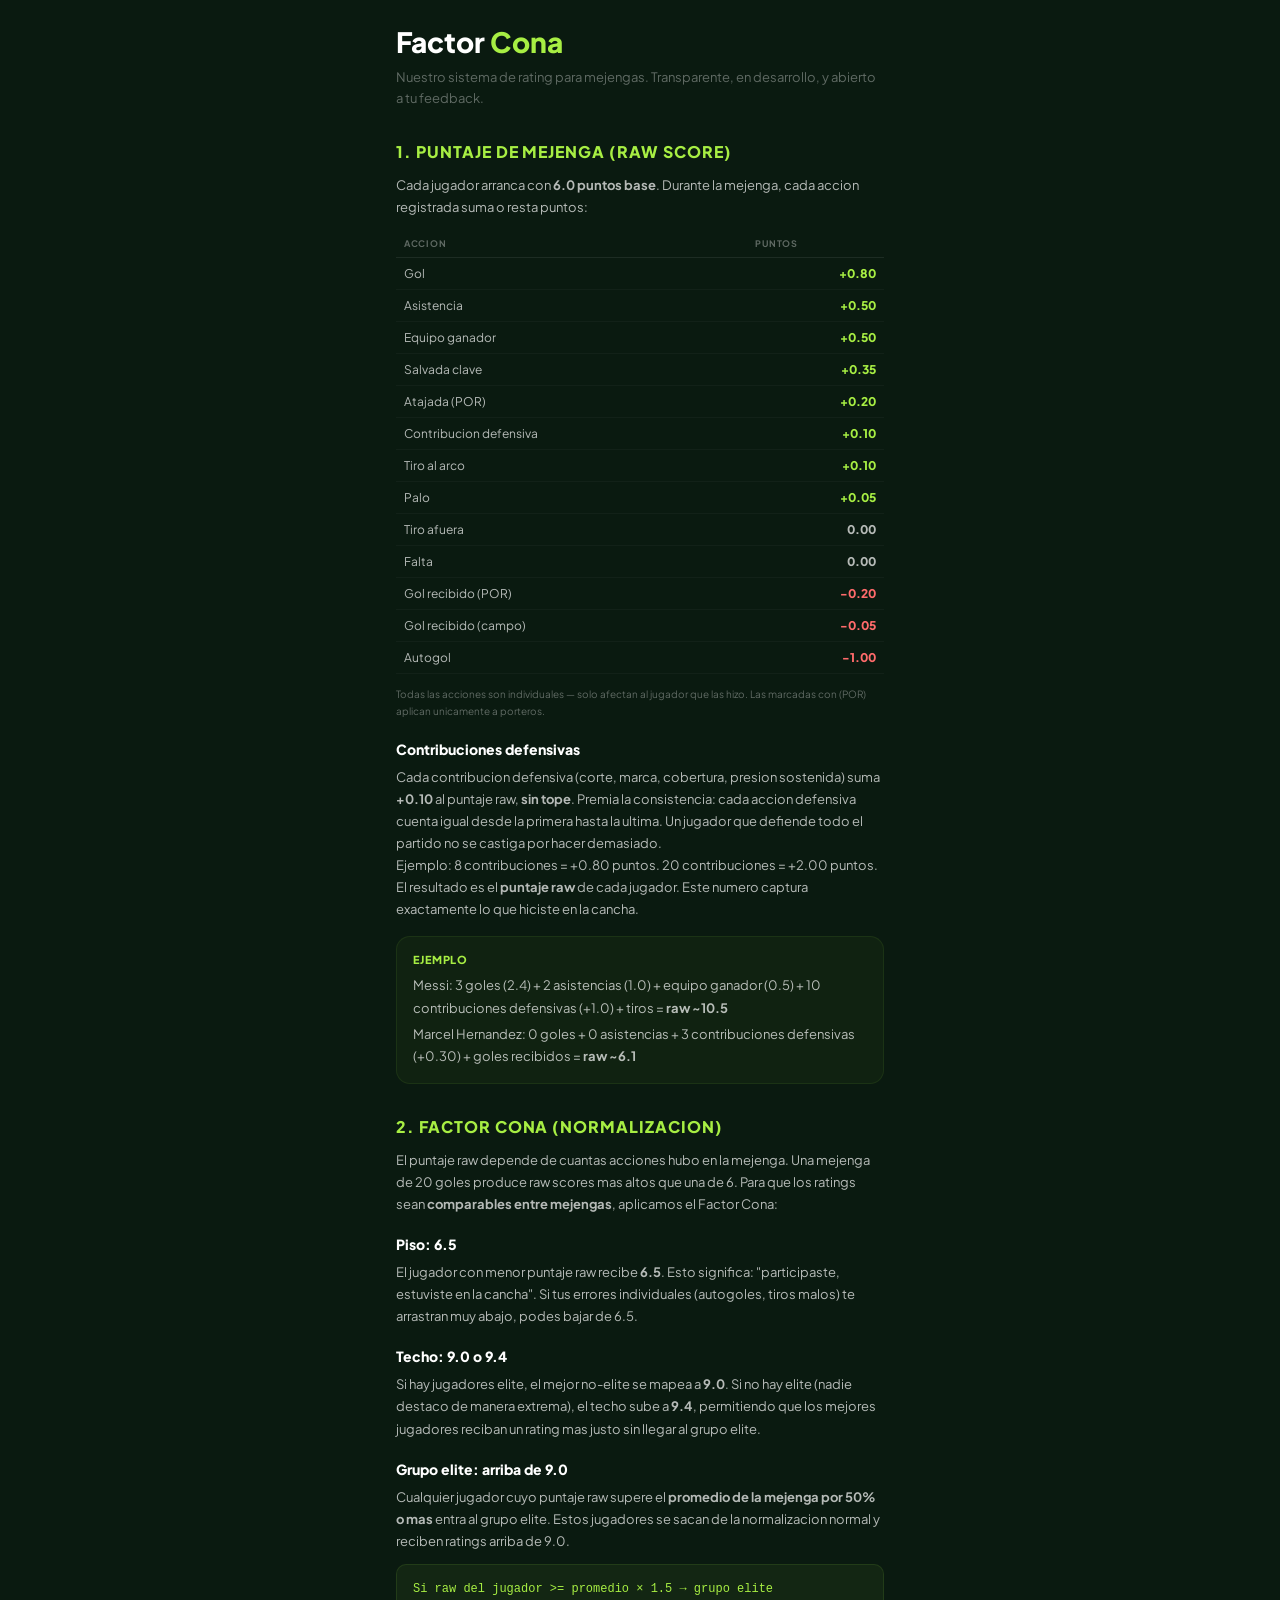
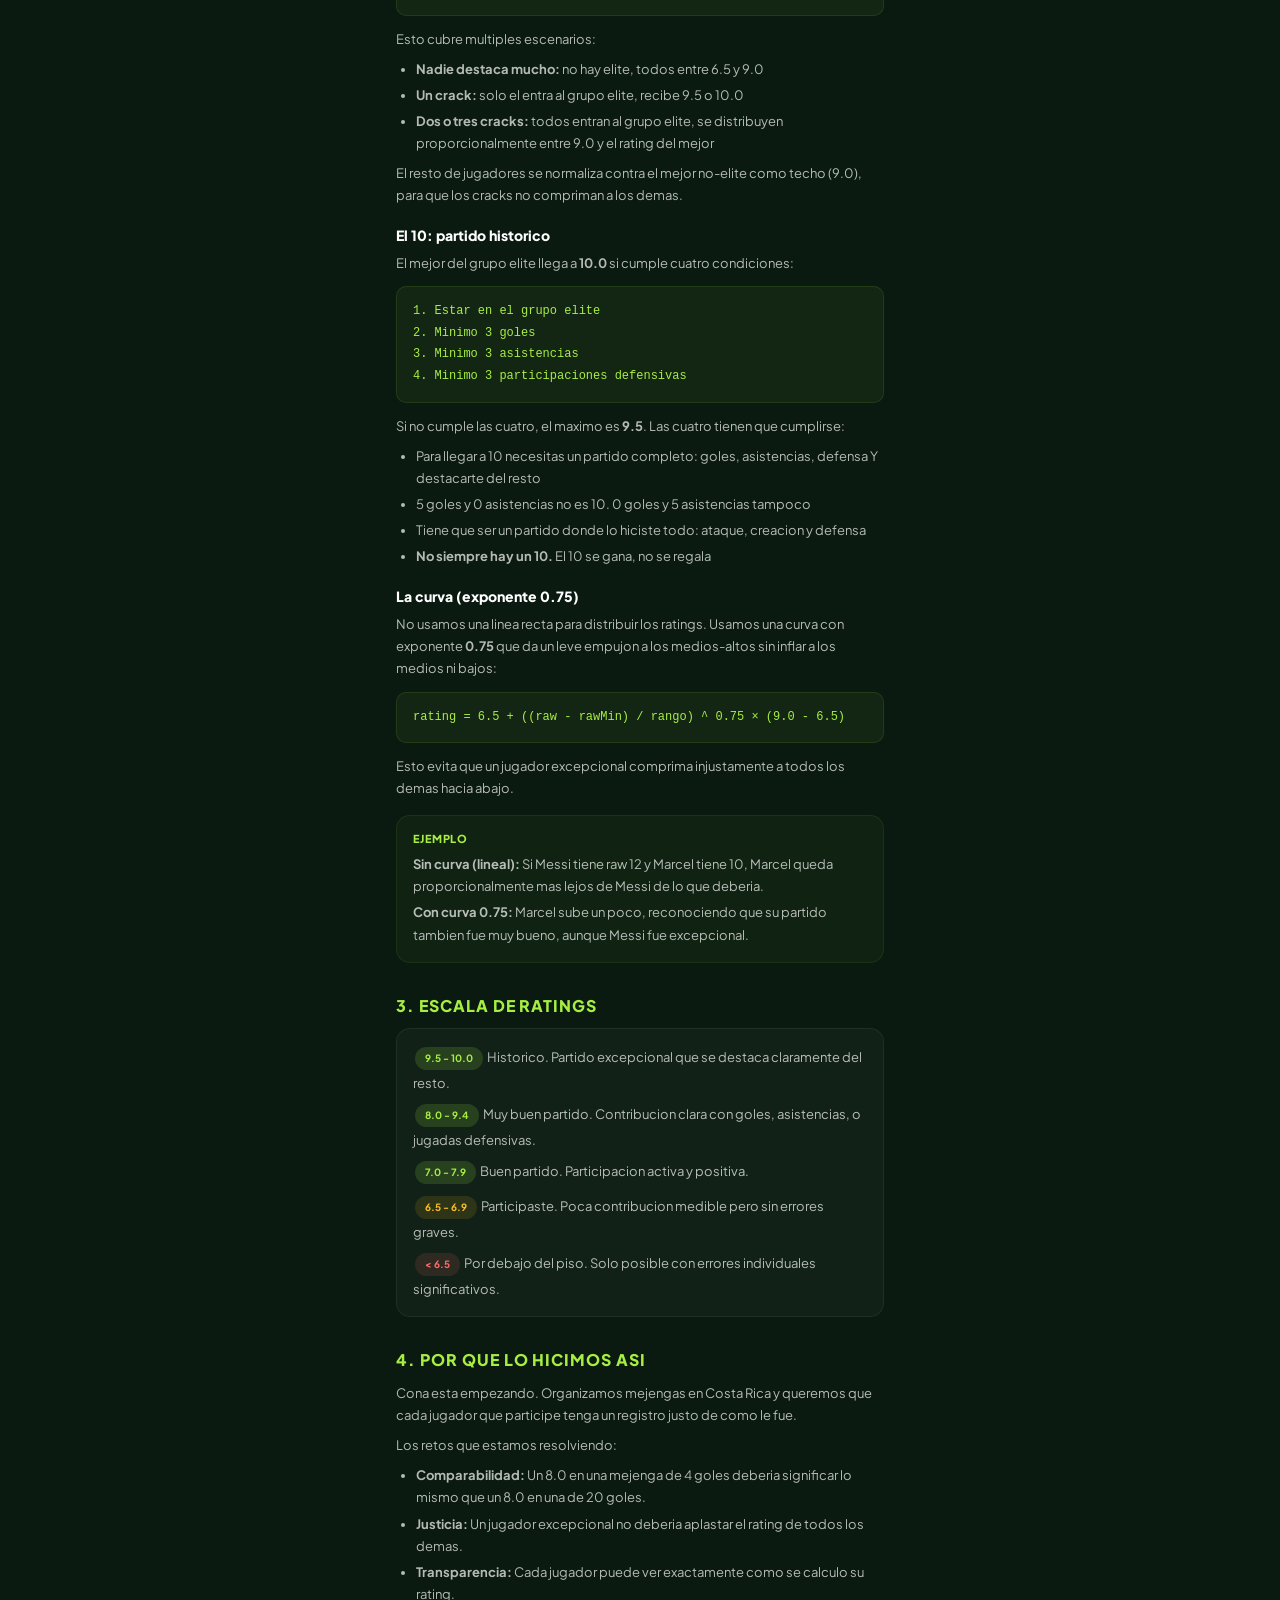
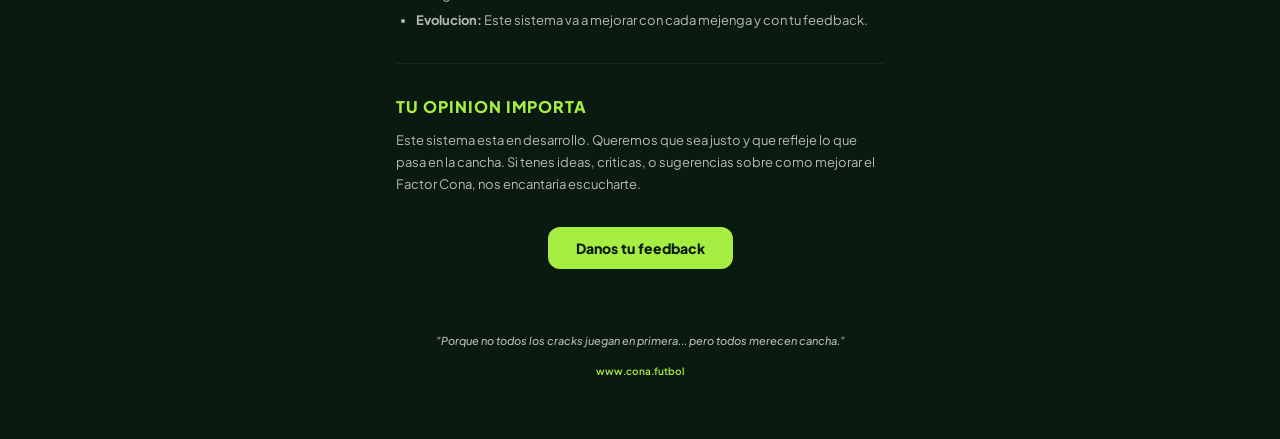
<file: factor-cona.html>
<!DOCTYPE html>
<html lang="es">
<head>
<meta charset="UTF-8">
<meta name="viewport" content="width=device-width,initial-scale=1,maximum-scale=1,user-scalable=no">
<title>Factor Cona — Sistema de Rating</title>
<link href="https://fonts.googleapis.com/css2?family=Plus+Jakarta+Sans:wght@400;500;600;700;800&display=swap" rel="stylesheet">
<style>
*{margin:0;padding:0;box-sizing:border-box}
:root{--bg:#0a1a10;--g:#A7EE43;--g2:rgba(167,238,67,.15);--w:#fff;--w7:rgba(255,255,255,.7);--w4:rgba(255,255,255,.35);--w2:rgba(255,255,255,.15)}
html{background:var(--bg)}
body{font-family:'Plus Jakarta Sans',sans-serif;background:var(--bg);color:var(--w);min-height:100vh;display:flex;justify-content:center}
.wrap{width:100%;max-width:520px;padding:0 16px 60px}
.back-bar{display:flex;align-items:center;padding:max(12px,env(safe-area-inset-top,12px)) 0 8px;position:sticky;top:0;z-index:50;background:rgba(10,26,16,.9);backdrop-filter:blur(8px)}
.back-btn{background:rgba(255,255,255,.06);border:1px solid rgba(255,255,255,.08);border-radius:10px;padding:8px 14px;font-family:inherit;font-size:11px;font-weight:700;color:var(--w7);cursor:pointer;display:flex;align-items:center;gap:6px}
h1{font-size:28px;font-weight:800;margin:24px 0 8px}
h1 span{color:var(--g)}
.sub{font-size:13px;color:var(--w4);line-height:1.6;margin-bottom:32px}
h2{font-size:16px;font-weight:800;color:var(--g);margin:32px 0 12px;text-transform:uppercase;letter-spacing:.06em}
h3{font-size:14px;font-weight:800;margin:20px 0 8px}
p,li{font-size:13px;color:var(--w7);line-height:1.7}
ul{padding-left:20px;margin:8px 0}
li{margin-bottom:4px}
.card{background:rgba(255,255,255,.03);border:1px solid rgba(255,255,255,.06);border-radius:14px;padding:16px;margin:12px 0}
.formula{font-family:monospace;font-size:12px;color:var(--g);background:rgba(167,238,67,.06);border:1px solid rgba(167,238,67,.1);border-radius:10px;padding:14px 16px;margin:12px 0;line-height:1.8;overflow-x:auto}
.table-wrap{overflow-x:auto;margin:12px 0}
table{width:100%;border-collapse:collapse;font-size:12px}
th{font-size:9px;font-weight:700;text-transform:uppercase;letter-spacing:.08em;color:var(--w4);padding:8px;text-align:left;border-bottom:1px solid rgba(255,255,255,.08)}
td{padding:8px;border-bottom:1px solid rgba(255,255,255,.03);color:var(--w7)}
td:last-child{font-weight:800;text-align:right}
.pos{color:var(--g)}
.neg{color:#ff6b6b}
.tag{display:inline-block;font-size:10px;font-weight:700;padding:3px 10px;border-radius:20px;margin:2px}
.tag.g{background:var(--g2);color:var(--g)}
.tag.y{background:rgba(251,191,36,.12);color:#fbbf24}
.tag.r{background:rgba(255,107,107,.12);color:#ff6b6b}
.example{background:rgba(167,238,67,.04);border:1px solid rgba(167,238,67,.08);border-radius:14px;padding:16px;margin:16px 0}
.example-title{font-size:11px;font-weight:800;color:var(--g);text-transform:uppercase;letter-spacing:.08em;margin-bottom:8px}
.divider{height:1px;background:rgba(255,255,255,.06);margin:32px 0}
.feedback-section{text-align:center;margin:32px 0}
.feedback-btn{background:var(--g);border:none;border-radius:12px;padding:12px 28px;font-family:inherit;font-size:14px;font-weight:800;color:#0a1a10;cursor:pointer}
.feedback-btn:active{opacity:.8}
.ftr{text-align:center;padding:32px 0 0;color:var(--w4)}
.ftr .tagline{font-size:11px;font-style:italic;font-weight:500;line-height:1.5;margin-bottom:8px;color:var(--w7)}
.ftr a{color:var(--g);text-decoration:none;font-size:10px;font-weight:600}
</style>
</head>
<body>
<div class="wrap">

<h1 style="margin-top:max(24px,env(safe-area-inset-top,24px))">Factor <span>Cona</span></h1>
<p class="sub">Nuestro sistema de rating para mejengas. Transparente, en desarrollo, y abierto a tu feedback.</p>

<h2>1. Puntaje de Mejenga (Raw Score)</h2>
<p>Cada jugador arranca con <strong>6.0 puntos base</strong>. Durante la mejenga, cada accion registrada suma o resta puntos:</p>

<div class="table-wrap">
<table>
  <thead><tr><th>Accion</th><th>Puntos</th></tr></thead>
  <tbody>
    <tr><td>Gol</td><td class="pos">+0.80</td></tr>
    <tr><td>Asistencia</td><td class="pos">+0.50</td></tr>
    <tr><td>Equipo ganador</td><td class="pos">+0.50</td></tr>
    <tr><td>Salvada clave</td><td class="pos">+0.35</td></tr>
    <tr><td>Atajada (POR)</td><td class="pos">+0.20</td></tr>
    <tr><td>Contribucion defensiva</td><td class="pos">+0.10</td></tr>
    <tr><td>Tiro al arco</td><td class="pos">+0.10</td></tr>
    <tr><td>Palo</td><td class="pos">+0.05</td></tr>
    <tr><td>Tiro afuera</td><td>0.00</td></tr>
    <tr><td>Falta</td><td>0.00</td></tr>
    <tr><td>Gol recibido (POR)</td><td class="neg">-0.20</td></tr>
    <tr><td>Gol recibido (campo)</td><td class="neg">-0.05</td></tr>
    <tr><td>Autogol</td><td class="neg">-1.00</td></tr>
  </tbody>
</table>
</div>
<p style="font-size:10px;color:var(--w4);margin-top:8px">Todas las acciones son individuales — solo afectan al jugador que las hizo. Las marcadas con (POR) aplican unicamente a porteros.</p>

<h3>Contribuciones defensivas</h3>
<p>Cada contribucion defensiva (corte, marca, cobertura, presion sostenida) suma <strong>+0.10</strong> al puntaje raw, <strong>sin tope</strong>. Premia la consistencia: cada accion defensiva cuenta igual desde la primera hasta la ultima. Un jugador que defiende todo el partido no se castiga por hacer demasiado.</p>
<p>Ejemplo: 8 contribuciones = +0.80 puntos. 20 contribuciones = +2.00 puntos.</p>

<p>El resultado es el <strong>puntaje raw</strong> de cada jugador. Este numero captura exactamente lo que hiciste en la cancha.</p>

<div class="example">
  <div class="example-title">Ejemplo</div>
  <p>Messi: 3 goles (2.4) + 2 asistencias (1.0) + equipo ganador (0.5) + 10 contribuciones defensivas (+1.0) + tiros = <strong>raw ~10.5</strong></p>
  <p style="margin-top:4px">Marcel Hernandez: 0 goles + 0 asistencias + 3 contribuciones defensivas (+0.30) + goles recibidos = <strong>raw ~6.1</strong></p>
</div>

<h2>2. Factor Cona (Normalizacion)</h2>
<p>El puntaje raw depende de cuantas acciones hubo en la mejenga. Una mejenga de 20 goles produce raw scores mas altos que una de 6. Para que los ratings sean <strong>comparables entre mejengas</strong>, aplicamos el Factor Cona:</p>

<h3>Piso: 6.5</h3>
<p>El jugador con menor puntaje raw recibe <strong>6.5</strong>. Esto significa: "participaste, estuviste en la cancha". Si tus errores individuales (autogoles, tiros malos) te arrastran muy abajo, podes bajar de 6.5.</p>

<h3>Techo: 9.0 o 9.4</h3>
<p>Si hay jugadores elite, el mejor no-elite se mapea a <strong>9.0</strong>. Si no hay elite (nadie destaco de manera extrema), el techo sube a <strong>9.4</strong>, permitiendo que los mejores jugadores reciban un rating mas justo sin llegar al grupo elite.</p>

<h3>Grupo elite: arriba de 9.0</h3>
<p>Cualquier jugador cuyo puntaje raw supere el <strong>promedio de la mejenga por 50% o mas</strong> entra al grupo elite. Estos jugadores se sacan de la normalizacion normal y reciben ratings arriba de 9.0.</p>

<div class="formula">
Si raw del jugador >= promedio × 1.5 → grupo elite
</div>

<p>Esto cubre multiples escenarios:</p>
<ul>
  <li><strong>Nadie destaca mucho:</strong> no hay elite, todos entre 6.5 y 9.0</li>
  <li><strong>Un crack:</strong> solo el entra al grupo elite, recibe 9.5 o 10.0</li>
  <li><strong>Dos o tres cracks:</strong> todos entran al grupo elite, se distribuyen proporcionalmente entre 9.0 y el rating del mejor</li>
</ul>

<p>El resto de jugadores se normaliza contra el mejor no-elite como techo (9.0), para que los cracks no compriman a los demas.</p>

<h3>El 10: partido historico</h3>
<p>El mejor del grupo elite llega a <strong>10.0</strong> si cumple cuatro condiciones:</p>

<div class="formula">
1. Estar en el grupo elite<br>
2. Minimo 3 goles<br>
3. Minimo 3 asistencias<br>
4. Minimo 3 participaciones defensivas
</div>

<p>Si no cumple las cuatro, el maximo es <strong>9.5</strong>. Las cuatro tienen que cumplirse:</p>
<ul>
  <li>Para llegar a 10 necesitas un partido completo: goles, asistencias, defensa Y destacarte del resto</li>
  <li>5 goles y 0 asistencias no es 10. 0 goles y 5 asistencias tampoco</li>
  <li>Tiene que ser un partido donde lo hiciste todo: ataque, creacion y defensa</li>
  <li><strong>No siempre hay un 10.</strong> El 10 se gana, no se regala</li>
</ul>

<h3>La curva (exponente 0.75)</h3>
<p>No usamos una linea recta para distribuir los ratings. Usamos una curva con exponente <strong>0.75</strong> que da un leve empujon a los medios-altos sin inflar a los medios ni bajos:</p>

<div class="formula">
rating = 6.5 + ((raw - rawMin) / rango) ^ 0.75 × (9.0 - 6.5)
</div>

<p>Esto evita que un jugador excepcional comprima injustamente a todos los demas hacia abajo.</p>

<div class="example">
  <div class="example-title">Ejemplo</div>
  <p><strong>Sin curva (lineal):</strong> Si Messi tiene raw 12 y Marcel tiene 10, Marcel queda proporcionalmente mas lejos de Messi de lo que deberia.</p>
  <p style="margin-top:4px"><strong>Con curva 0.75:</strong> Marcel sube un poco, reconociendo que su partido tambien fue muy bueno, aunque Messi fue excepcional.</p>
</div>

<h2>3. Escala de Ratings</h2>

<div class="card">
  <p><span class="tag g">9.5 - 10.0</span> Historico. Partido excepcional que se destaca claramente del resto.</p>
  <p style="margin-top:8px"><span class="tag g">8.0 - 9.4</span> Muy buen partido. Contribucion clara con goles, asistencias, o jugadas defensivas.</p>
  <p style="margin-top:8px"><span class="tag g">7.0 - 7.9</span> Buen partido. Participacion activa y positiva.</p>
  <p style="margin-top:8px"><span class="tag y">6.5 - 6.9</span> Participaste. Poca contribucion medible pero sin errores graves.</p>
  <p style="margin-top:8px"><span class="tag r">&lt; 6.5</span> Por debajo del piso. Solo posible con errores individuales significativos.</p>
</div>

<h2>4. Por que lo hicimos asi</h2>

<p>Cona esta empezando. Organizamos mejengas en Costa Rica y queremos que cada jugador que participe tenga un registro justo de como le fue.</p>

<p style="margin-top:8px">Los retos que estamos resolviendo:</p>
<ul>
  <li><strong>Comparabilidad:</strong> Un 8.0 en una mejenga de 4 goles deberia significar lo mismo que un 8.0 en una de 20 goles.</li>
  <li><strong>Justicia:</strong> Un jugador excepcional no deberia aplastar el rating de todos los demas.</li>
  <li><strong>Transparencia:</strong> Cada jugador puede ver exactamente como se calculo su rating.</li>
  <li><strong>Evolucion:</strong> Este sistema va a mejorar con cada mejenga y con tu feedback.</li>
</ul>

<div class="divider"></div>

<h2>Tu opinion importa</h2>
<p>Este sistema esta en desarrollo. Queremos que sea justo y que refleje lo que pasa en la cancha. Si tenes ideas, criticas, o sugerencias sobre como mejorar el Factor Cona, nos encantaria escucharte.</p>

<div class="feedback-section">
  <button class="feedback-btn" onclick="document.getElementById('fbModal').style.display='flex'">Danos tu feedback</button>
</div>

<div class="ftr">
  <p class="tagline">"Porque no todos los cracks juegan en primera... pero todos merecen cancha."</p>
  <a href="https://www.cona.futbol">www.cona.futbol</a>
</div>

</div>

<!-- Feedback Modal -->
<div id="fbModal" style="position:fixed;inset:0;z-index:200;display:none;background:rgba(0,0,0,.6);backdrop-filter:blur(4px);align-items:center;justify-content:center">
  <div style="background:rgba(10,20,13,.97);border:1px solid rgba(255,255,255,.08);border-radius:20px;width:90%;max-width:400px;padding:24px 20px;position:relative">
    <button onclick="document.getElementById('fbModal').style.display='none'" style="position:absolute;top:12px;right:12px;background:rgba(255,255,255,.06);border:none;border-radius:8px;width:28px;height:28px;color:var(--w4);font-size:14px;cursor:pointer;font-family:inherit">&times;</button>
    <p style="font-size:16px;font-weight:800;color:var(--w);margin-bottom:4px">Tu opinion importa</p>
    <p style="font-size:11px;color:var(--w4);margin-bottom:16px">Ayudanos a mejorar el Factor Cona y el sistema de rating</p>
    <textarea id="fbText" placeholder="Que pensas del sistema de rating? Algo que cambiarias? Ideas para mejorar el Factor Cona..." style="width:100%;min-height:120px;background:rgba(255,255,255,.04);border:1px solid rgba(255,255,255,.1);border-radius:12px;padding:12px;font-family:inherit;font-size:13px;color:var(--w);resize:vertical;outline:none" onfocus="this.style.borderColor='rgba(167,238,67,.4)'" onblur="this.style.borderColor='rgba(255,255,255,.1)'"></textarea>
    <button id="fbSend" onclick="sendFeedback()" style="margin-top:12px;width:100%;padding:12px;background:var(--g);border:none;border-radius:12px;font-family:inherit;font-size:13px;font-weight:800;color:#0a1a10;cursor:pointer">Enviar feedback</button>
  </div>
</div>

<script>
async function sendFeedback() {
  const text = document.getElementById('fbText').value.trim();
  if (!text) return;
  const btn = document.getElementById('fbSend');
  btn.textContent = 'Enviando...';
  btn.disabled = true;
  try {
    const url = 'https://firestore.googleapis.com/v1/projects/cona-demo-organizador/databases/(default)/documents/feedback_factor_cona';
    const res = await fetch(url, {
      method: 'POST',
      headers: {'Content-Type': 'application/json'},
      body: JSON.stringify({
        fields: {
          mensaje: {stringValue: text},
          ts: {timestampValue: new Date().toISOString()},
          userAgent: {stringValue: navigator.userAgent}
        }
      })
    });
    if (!res.ok) {
      const err = await res.json();
      throw new Error(err.error?.message || res.status);
    }
    btn.textContent = 'Enviado!';
    btn.style.background = 'rgba(167,238,67,.3)';
    btn.style.color = '#A7EE43';
    document.getElementById('fbText').value = '';
    setTimeout(() => {
      document.getElementById('fbModal').style.display = 'none';
      btn.textContent = 'Enviar feedback';
      btn.style.background = '';
      btn.style.color = '';
      btn.disabled = false;
    }, 1500);
  } catch (e) {
    btn.textContent = 'Error: ' + e.message;
    btn.style.fontSize = '10px';
    btn.disabled = false;
  }
}
</script>
</body>
</html>
</file>
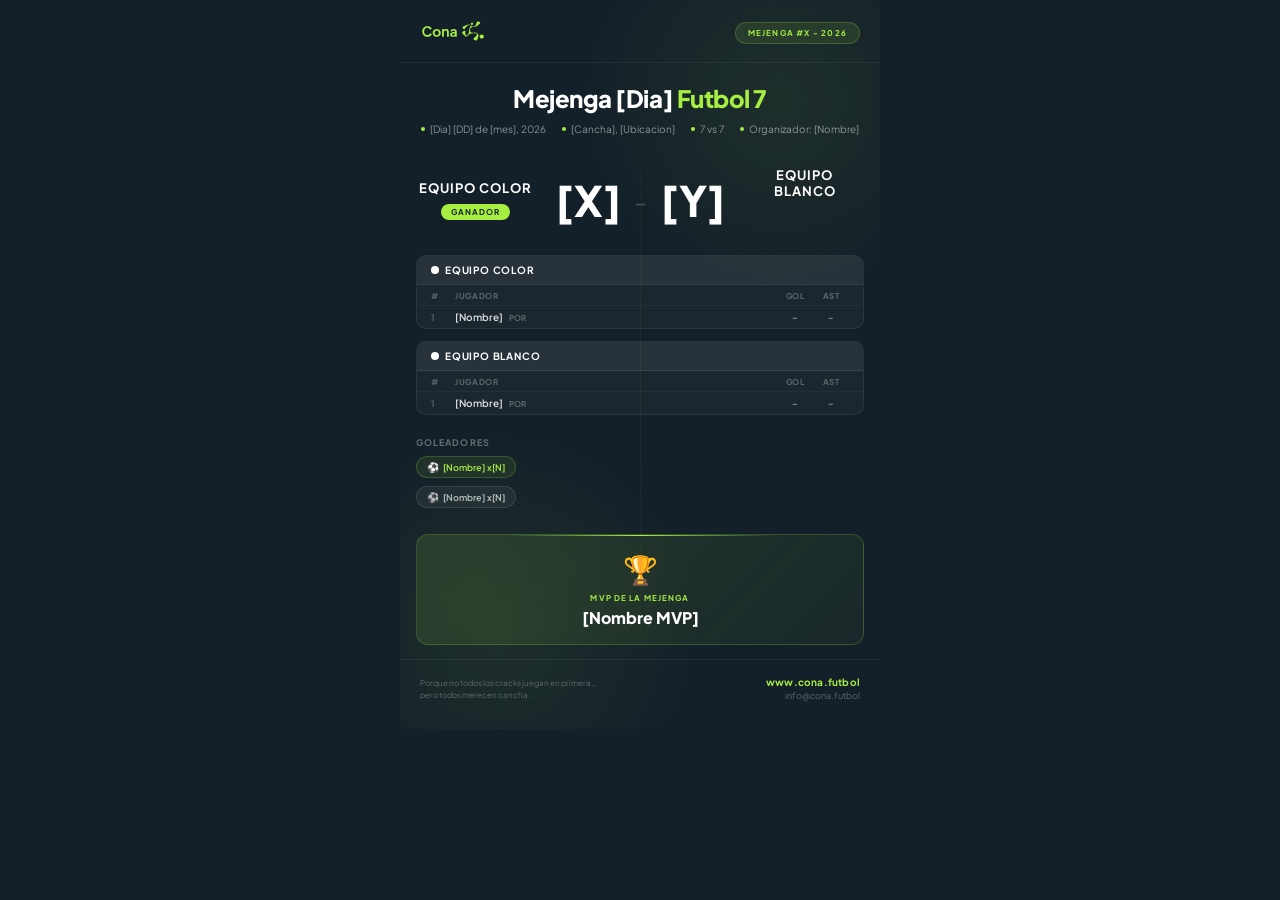
<file: mejengas/template.html>
<!DOCTYPE html>
<html lang="es">
<head>
    <meta charset="UTF-8">
    <meta name="viewport" content="width=device-width, initial-scale=1.0">
    <!-- CAMBIAR: titulo de la mejenga -->
    <title>Cona - Mejenga [FECHA]</title>
    <link href="https://fonts.googleapis.com/css2?family=Plus+Jakarta+Sans:wght@400;500;600;700;800&display=swap" rel="stylesheet">
    <style>
        @page {
            size: letter;
            margin: 0;
        }

        * {
            margin: 0;
            padding: 0;
            box-sizing: border-box;
        }

        body {
            font-family: 'Plus Jakarta Sans', sans-serif;
            background: #142029;
            margin: 0;
            padding: 0;
        }

        .page {
            width: 100%;
            max-width: 480px;
            margin: 0 auto;
            background: #142029;
            color: #ffffff;
            padding: 0;
            overflow: hidden;
            position: relative;
        }

        @media print {
            body { background: #142029; }
            .page { max-width: 100%; }
        }

        /* Background decorative elements */
        .bg-glow {
            position: absolute;
            width: 400px;
            height: 400px;
            border-radius: 50%;
            background: radial-gradient(circle, rgba(167, 238, 67, 0.07) 0%, transparent 70%);
            pointer-events: none;
        }
        .bg-glow-1 { top: -100px; right: -100px; }
        .bg-glow-2 { bottom: -100px; left: -100px; }

        .bg-line {
            position: absolute;
            top: 0;
            left: 50%;
            width: 1px;
            height: 100%;
            background: linear-gradient(180deg, transparent, rgba(167, 238, 67, 0.06), transparent);
            pointer-events: none;
        }

        /* Header */
        .header {
            display: flex;
            align-items: center;
            justify-content: space-between;
            padding: 20px 20px 16px;
            border-bottom: 1px solid rgba(255, 255, 255, 0.06);
            position: relative;
            z-index: 1;
        }

        .logo svg {
            height: 22px;
            width: auto;
        }

        .header-tag {
            font-size: 8px;
            font-weight: 700;
            letter-spacing: 0.15em;
            text-transform: uppercase;
            color: #A7EE43;
            background: rgba(167, 238, 67, 0.1);
            border: 1px solid rgba(167, 238, 67, 0.2);
            padding: 5px 12px;
            border-radius: 20px;
        }

        /* Title Section */
        .title-section {
            text-align: center;
            padding: 20px 20px 16px;
            position: relative;
            z-index: 1;
        }

        .title-section h1 {
            font-size: 24px;
            font-weight: 800;
            letter-spacing: -0.02em;
            margin-bottom: 6px;
        }

        .title-section h1 span {
            color: #A7EE43;
        }

        .title-meta {
            display: flex;
            flex-wrap: wrap;
            justify-content: center;
            gap: 6px 16px;
            margin-top: 10px;
        }

        .meta-item {
            display: flex;
            align-items: center;
            gap: 5px;
            font-size: 10px;
            color: rgba(255, 255, 255, 0.5);
        }

        .meta-item .dot {
            width: 4px;
            height: 4px;
            background: #A7EE43;
            border-radius: 50%;
        }

        /* Scoreboard */
        .scoreboard {
            display: flex;
            align-items: center;
            justify-content: center;
            gap: 0;
            padding: 16px 16px 12px;
            position: relative;
            z-index: 1;
        }

        .team-side {
            flex: 1;
            text-align: center;
        }

        .team-name {
            font-size: 13px;
            font-weight: 700;
            text-transform: uppercase;
            letter-spacing: 0.08em;
            margin-bottom: 2px;
        }

        .team-name.color { color: #A7EE43; }
        .team-name.blanco { color: #ffffff; }

        .team-label {
            font-size: 9px;
            color: rgba(255, 255, 255, 0.35);
            text-transform: uppercase;
            letter-spacing: 0.1em;
        }

        .score-center {
            display: flex;
            align-items: center;
            gap: 12px;
            padding: 0 20px;
        }

        .score-num {
            font-size: 42px;
            font-weight: 800;
            line-height: 1;
        }

        .score-num.color { color: #A7EE43; }
        .score-num.blanco { color: #ffffff; }

        .score-divider {
            font-size: 28px;
            color: rgba(255, 255, 255, 0.2);
            font-weight: 300;
        }

        .winner-badge {
            display: inline-block;
            font-size: 8px;
            font-weight: 700;
            letter-spacing: 0.12em;
            text-transform: uppercase;
            color: #142029;
            background: #A7EE43;
            padding: 3px 10px;
            border-radius: 10px;
            margin-top: 6px;
        }

        /* Tables */
        .tables-section {
            padding: 10px 16px;
            display: flex;
            flex-direction: column;
            gap: 12px;
            position: relative;
            z-index: 1;
        }

        .team-table {
            flex: 1;
            background: rgba(255, 255, 255, 0.03);
            border: 1px solid rgba(255, 255, 255, 0.06);
            border-radius: 10px;
            overflow: hidden;
        }

        .table-header {
            display: flex;
            align-items: center;
            padding: 8px 14px;
            gap: 6px;
        }

        .table-header.color-header {
            background: rgba(167, 238, 67, 0.1);
            border-bottom: 1px solid rgba(167, 238, 67, 0.15);
        }

        .table-header.blanco-header {
            background: rgba(255, 255, 255, 0.05);
            border-bottom: 1px solid rgba(255, 255, 255, 0.08);
        }

        .team-dot {
            width: 8px;
            height: 8px;
            border-radius: 50%;
        }

        .team-dot.color { background: #A7EE43; }
        .team-dot.blanco { background: #ffffff; }

        .table-header span {
            font-size: 10px;
            font-weight: 700;
            text-transform: uppercase;
            letter-spacing: 0.08em;
        }

        .table-columns {
            display: grid;
            grid-template-columns: 24px 1fr 36px 36px;
            padding: 6px 14px 4px;
            border-bottom: 1px solid rgba(255, 255, 255, 0.04);
        }

        .table-columns span {
            font-size: 8px;
            font-weight: 700;
            color: rgba(255, 255, 255, 0.3);
            text-transform: uppercase;
            letter-spacing: 0.08em;
        }

        .table-columns span:nth-child(3),
        .table-columns span:nth-child(4) {
            text-align: center;
        }

        .player-row {
            display: grid;
            grid-template-columns: 24px 1fr 36px 36px;
            padding: 5px 14px;
            align-items: center;
            border-bottom: 1px solid rgba(255, 255, 255, 0.03);
            transition: background 0.2s;
        }

        .player-row:last-child {
            border-bottom: none;
        }

        .player-num {
            font-size: 9px;
            font-weight: 700;
            color: rgba(255, 255, 255, 0.25);
        }

        .player-name {
            font-size: 10px;
            font-weight: 600;
            color: rgba(255, 255, 255, 0.85);
        }

        .player-name .pos-tag {
            font-size: 8px;
            font-weight: 700;
            color: rgba(255, 255, 255, 0.3);
            margin-left: 4px;
        }

        .player-stat {
            font-size: 10px;
            font-weight: 600;
            text-align: center;
            color: rgba(255, 255, 255, 0.5);
        }

        .player-stat.has-value {
            color: #A7EE43;
            font-weight: 700;
        }

        .player-row.mvp-row {
            background: rgba(167, 238, 67, 0.08);
            border-left: 2px solid #A7EE43;
        }

        .player-row.mvp-row .player-name {
            color: #A7EE43;
            font-weight: 700;
        }

        .mvp-tag {
            font-size: 7px;
            font-weight: 800;
            color: #142029;
            background: #A7EE43;
            padding: 1px 6px;
            border-radius: 8px;
            margin-left: 6px;
            letter-spacing: 0.05em;
            vertical-align: middle;
        }

        /* Goals Summary */
        .goals-section {
            padding: 12px 16px;
            position: relative;
            z-index: 1;
        }

        .goals-title {
            font-size: 9px;
            font-weight: 700;
            text-transform: uppercase;
            letter-spacing: 0.12em;
            color: rgba(255, 255, 255, 0.35);
            margin-bottom: 8px;
        }

        .goals-grid {
            display: flex;
            flex-direction: column;
            gap: 8px;
        }

        .goals-col {
            display: flex;
            flex-wrap: wrap;
            gap: 5px;
        }

        .goal-chip {
            display: inline-flex;
            align-items: center;
            gap: 4px;
            font-size: 9px;
            font-weight: 600;
            padding: 4px 10px;
            border-radius: 14px;
            border: 1px solid;
        }

        .goal-chip.color {
            background: rgba(167, 238, 67, 0.08);
            border-color: rgba(167, 238, 67, 0.2);
            color: #A7EE43;
        }

        .goal-chip.blanco {
            background: rgba(255, 255, 255, 0.05);
            border-color: rgba(255, 255, 255, 0.1);
            color: rgba(255, 255, 255, 0.7);
        }

        .goal-icon {
            font-size: 10px;
        }

        /* Awards */
        .awards-section {
            padding: 14px 16px;
            display: flex;
            gap: 14px;
            position: relative;
            z-index: 1;
        }

        .award-card {
            flex: 1;
            border-radius: 12px;
            padding: 16px;
            text-align: center;
            position: relative;
            overflow: hidden;
        }

        .award-card.mvp {
            background: linear-gradient(135deg, rgba(167, 238, 67, 0.12) 0%, rgba(167, 238, 67, 0.04) 100%);
            border: 1px solid rgba(167, 238, 67, 0.2);
        }

        .award-card.camisa {
            background: linear-gradient(135deg, rgba(20, 99, 253, 0.12) 0%, rgba(20, 99, 253, 0.04) 100%);
            border: 1px solid rgba(20, 99, 253, 0.2);
        }

        .award-card::before {
            content: '';
            position: absolute;
            top: 0;
            left: 50%;
            transform: translateX(-50%);
            width: 60%;
            height: 1px;
        }

        .award-card.mvp::before { background: linear-gradient(90deg, transparent, #A7EE43, transparent); }
        .award-card.camisa::before { background: linear-gradient(90deg, transparent, #1463FD, transparent); }

        .award-icon {
            font-size: 28px;
            margin-bottom: 6px;
            display: block;
        }

        .award-label {
            font-size: 8px;
            font-weight: 700;
            text-transform: uppercase;
            letter-spacing: 0.14em;
            margin-bottom: 4px;
        }

        .award-label.mvp-label { color: #A7EE43; }
        .award-label.camisa-label { color: #1463FD; }

        .award-name {
            font-size: 16px;
            font-weight: 800;
            color: #ffffff;
        }

        /* Footer */
        .footer {
            padding: 16px 20px 28px;
            display: flex;
            align-items: center;
            justify-content: space-between;
            border-top: 1px solid rgba(255, 255, 255, 0.06);
            position: relative;
            z-index: 1;
        }

        .footer-left {
            font-size: 8px;
            color: rgba(255, 255, 255, 0.3);
            line-height: 1.5;
        }

        .footer-right {
            text-align: right;
        }

        .footer-url {
            font-size: 10px;
            font-weight: 700;
            color: #A7EE43;
            letter-spacing: 0.02em;
        }

        .footer-email {
            font-size: 9px;
            color: rgba(255, 255, 255, 0.3);
            margin-top: 2px;
        }

        .icon-svg {
            display: inline-block;
            vertical-align: middle;
        }
    </style>
</head>
<body>
    <div class="page">
        <!-- Background elements -->
        <div class="bg-glow bg-glow-1"></div>
        <div class="bg-glow bg-glow-2"></div>
        <div class="bg-line"></div>

        <!-- Header -->
        <div class="header">
            <div class="logo">
                <svg height="28" viewBox="0 0 1880 632" fill="none" xmlns="http://www.w3.org/2000/svg">
                    <path d="M212.8 483.8C191.467 483.8 171.733 479.933 153.6 472.2C135.733 464.467 120 453.667 106.4 439.8C93.0667 425.933 82.6667 409.667 75.2 391C67.7333 372.333 64 351.933 64 329.8C64 307.667 67.6 287.267 74.8 268.6C82.2667 249.667 92.6667 233.4 106 219.8C119.6 205.933 135.467 195.267 153.6 187.8C171.733 180.067 191.467 176.2 212.8 176.2C234.133 176.2 253.2 179.8 270 187C287.067 194.2 301.467 203.8 313.2 215.8C324.933 227.533 333.333 240.467 338.4 254.6L289.6 277.4C284 262.467 274.533 250.2 261.2 240.6C247.867 230.733 231.733 225.8 212.8 225.8C194.133 225.8 177.6 230.2 163.2 239C149.067 247.8 138 259.933 130 275.4C122.267 290.867 118.4 309 118.4 329.8C118.4 350.6 122.267 368.867 130 384.6C138 400.067 149.067 412.2 163.2 421C177.6 429.8 194.133 434.2 212.8 434.2C231.733 434.2 247.867 429.4 261.2 419.8C274.533 409.933 284 397.533 289.6 382.6L338.4 405.4C333.333 419.533 324.933 432.6 313.2 444.6C301.467 456.333 287.067 465.8 270 473C253.2 480.2 234.133 483.8 212.8 483.8ZM480.659 483.8C459.326 483.8 439.859 478.867 422.259 469C404.926 459.133 391.059 445.667 380.659 428.6C370.526 411.533 365.459 392.067 365.459 370.2C365.459 348.333 370.526 328.867 380.659 311.8C391.059 294.733 404.926 281.267 422.259 271.4C439.593 261.533 459.059 256.6 480.659 256.6C501.993 256.6 521.326 261.533 538.659 271.4C555.993 281.267 569.726 294.733 579.859 311.8C590.259 328.6 595.459 348.067 595.459 370.2C595.459 392.067 590.259 411.533 579.859 428.6C569.459 445.667 555.593 459.133 538.259 469C520.926 478.867 501.726 483.8 480.659 483.8ZM480.659 435.8C492.393 435.8 502.659 433 511.459 427.4C520.526 421.8 527.593 414.067 532.659 404.2C537.993 394.067 540.659 382.733 540.659 370.2C540.659 357.4 537.993 346.2 532.659 336.6C527.593 326.733 520.526 319 511.459 313.4C502.659 307.533 492.393 304.6 480.659 304.6C468.659 304.6 458.126 307.533 449.059 313.4C439.993 319 432.793 326.733 427.459 336.6C422.393 346.2 419.859 357.4 419.859 370.2C419.859 382.733 422.393 394.067 427.459 404.2C432.793 414.067 439.993 421.8 449.059 427.4C458.126 433 468.659 435.8 480.659 435.8ZM635.197 479V261.4H684.397V304.2L680.397 296.6C685.464 283.533 693.73 273.667 705.197 267C716.93 260.067 730.53 256.6 745.997 256.6C761.997 256.6 776.13 260.067 788.397 267C800.93 273.933 810.664 283.667 817.597 296.2C824.53 308.467 827.997 322.733 827.997 339V479H775.597V351.4C775.597 341.8 773.73 333.533 769.997 326.6C766.264 319.667 761.064 314.333 754.397 310.6C747.997 306.6 740.397 304.6 731.597 304.6C723.064 304.6 715.464 306.6 708.797 310.6C702.13 314.333 696.93 319.667 693.197 326.6C689.464 333.533 687.597 341.8 687.597 351.4V479H635.197ZM938.306 483.8C923.106 483.8 909.906 481.267 898.706 476.2C887.506 471.133 878.84 463.933 872.706 454.6C866.573 445 863.506 433.933 863.506 421.4C863.506 409.4 866.173 398.733 871.506 389.4C876.84 379.8 885.106 371.8 896.306 365.4C907.506 359 921.64 354.467 938.706 351.8L1009.91 340.2V380.2L948.706 390.6C938.306 392.467 930.573 395.8 925.506 400.6C920.44 405.4 917.906 411.667 917.906 419.4C917.906 426.867 920.706 432.867 926.306 437.4C932.173 441.667 939.373 443.8 947.906 443.8C958.84 443.8 968.44 441.533 976.706 437C985.24 432.2 991.773 425.667 996.306 417.4C1001.11 409.133 1003.51 400.067 1003.51 390.2V334.2C1003.51 324.867 999.773 317.133 992.306 311C985.106 304.6 975.506 301.4 963.506 301.4C952.306 301.4 942.306 304.467 933.506 310.6C924.973 316.467 918.706 324.333 914.706 334.2L871.906 313.4C876.173 301.933 882.84 292.067 891.906 283.8C901.24 275.267 912.173 268.6 924.706 263.8C937.24 259 950.84 256.6 965.506 256.6C983.373 256.6 999.106 259.933 1012.71 266.6C1026.31 273 1036.84 282.067 1044.31 293.8C1052.04 305.267 1055.91 318.733 1055.91 334.2V479H1006.31V441.8L1017.51 441C1011.91 450.333 1005.24 458.2 997.506 464.6C989.773 470.733 980.973 475.533 971.106 479C961.24 482.2 950.306 483.8 938.306 483.8Z" fill="#A7EE43"/>
                    <path d="M1773 532C1807.79 532 1836 505.361 1836 472.5C1836 439.639 1807.79 413 1773 413C1738.21 413 1710 439.639 1710 472.5C1710 505.361 1738.21 532 1773 532Z" fill="#A7EE43"/>
                    <path d="M1492.6 147C1483.9 146.942 1477.59 140.191 1472.58 134.796C1470.37 132.401 1449.6 109.523 1459.8 91.6353C1466.99 79.0275 1484.84 77.2676 1491.75 76.5751C1499.42 75.825 1511.44 74.6133 1519.02 81.8548C1529.41 91.8084 1523.52 110.071 1521.58 116.043C1518.11 126.776 1507.79 147.087 1492.63 146.971L1492.6 147Z" fill="#A7EE43"/>
                    <path d="M1223.55 205.546C1218.12 219.928 1231.18 236.208 1237.16 243.686C1244.36 252.66 1254.17 264.913 1266.56 264.827C1278.68 264.74 1285.82 252.832 1300.86 232.871C1318.81 209.055 1342.11 179.228 1374.91 159.67C1389.07 151.242 1406.32 141.29 1423.42 146.899C1435.81 150.983 1444.83 162.143 1448.42 173.073C1457.11 199.449 1430.35 214.146 1415.55 255.996C1398.27 304.979 1423.06 314.155 1403.22 365.899C1390.19 399.897 1369.63 420.836 1356.93 432.916C1341.74 447.413 1334.15 454.632 1327.68 453.252C1309.76 449.397 1299.25 397.739 1301.95 355.084C1303.29 333.915 1307.48 321.691 1299.22 314.874C1284.64 302.822 1249.43 322.151 1246.64 323.733C1238.98 327.99 1210.43 343.982 1211.01 366.388C1211.25 375.592 1218.6 383.387 1232.24 399.379C1235.61 403.348 1238.53 406.483 1241.35 409.36C1255.3 423.396 1266.87 433.089 1277.95 442.178C1316.23 473.501 1317.99 475.802 1324.67 475.917C1335.24 476.118 1343.75 470.509 1360.18 459.694C1370.26 453.079 1376.55 447.326 1385.75 438.87C1404.01 422.102 1410.18 411.488 1427.16 401.421C1440.82 393.339 1461.78 390.808 1503.37 386.464C1576.6 378.842 1623.86 373.895 1635.8 394.633C1641.69 404.901 1636.59 417.356 1629.69 434.153C1617.82 463.146 1595.55 482.417 1577.42 497.834C1551.18 520.125 1538.63 523.577 1537.66 536.491C1536.35 553.95 1557.77 568.216 1564.51 572.732C1566.94 574.343 1602.21 597.209 1629.88 583.806C1636.65 580.527 1645.28 573.969 1660.71 523.088C1676.9 469.704 1685.1 442.35 1674.86 417.384C1672.31 411.114 1662.1 386.206 1636.2 372.543C1611.5 359.485 1581.22 362.476 1567.06 363.771C1556.22 364.748 1545.77 366.848 1526.51 366.963C1513.03 367.049 1506.28 367.078 1498.48 365.324C1472.57 359.485 1457.32 340.933 1454.37 337.222C1439.34 318.325 1438.36 298.306 1438.03 289.016C1437.73 280.243 1437.27 254.846 1456.01 232.296C1470.38 215.009 1488.6 208.336 1497.29 205.288C1512.14 200.053 1519.71 201.146 1540.48 199.104C1564.97 196.716 1602.78 193.035 1636.16 174.224C1644.34 169.622 1653.42 161.827 1671.55 146.295C1713.65 110.198 1734.97 92.0772 1730.39 76.6028C1726.71 64.2061 1708.94 57.9645 1691.6 51.9243C1675.71 46.4019 1658.82 40.5055 1644.85 46.5457C1626.87 54.3117 1631.06 74.5607 1613.93 113.937C1601.48 142.556 1587.99 173.62 1558.34 184.204C1531.25 193.897 1501.82 182.479 1496.29 180.206C1487.91 176.755 1477.18 169.794 1456.01 155.47C1436.21 142.096 1433.2 138.155 1423.12 134.79C1416.49 132.604 1404.71 129.958 1373.27 136.372C1356.08 139.881 1331.9 146.353 1304.14 159.066C1304.14 159.066 1287.31 165.509 1242.63 188.979C1233.85 193.581 1226.56 197.579 1223.58 205.489L1223.55 205.546Z" fill="#A7EE43"/>
                </svg>
            </div>
            <!-- CAMBIAR: tag del header -->
            <div class="header-tag">Mejenga #X - 2026</div>
        </div>

        <!-- CAMBIAR: titulo, fecha, cancha, formato, organizador -->
        <div class="title-section">
            <h1>Mejenga [Dia] <span>Futbol 7</span></h1>
            <div class="title-meta">
                <div class="meta-item">
                    <span class="dot"></span>
                    [Dia] [DD] de [mes], 2026
                </div>
                <div class="meta-item">
                    <span class="dot"></span>
                    [Cancha], [Ubicacion]
                </div>
                <div class="meta-item">
                    <span class="dot"></span>
                    7 vs 7
                </div>
                <div class="meta-item">
                    <span class="dot"></span>
                    Organizador: [Nombre]
                </div>
            </div>
        </div>

        <!-- CAMBIAR: marcador y ganador -->
        <!-- winner-badge va en el team-side del equipo ganador -->
        <!-- Si es empate, no poner winner-badge en ninguno -->
        <div class="scoreboard">
            <div class="team-side">
                <div class="team-name blanco">Equipo Color</div>
                <div class="winner-badge">Ganador</div>
            </div>
            <div class="score-center">
                <span class="score-num blanco">[X]</span>
                <span class="score-divider">-</span>
                <span class="score-num blanco">[Y]</span>
            </div>
            <div class="team-side">
                <div class="team-name blanco">Equipo Blanco</div>
                <div class="team-label">&nbsp;</div>
                <div style="height: 21px;"></div>
            </div>
        </div>

        <!-- CAMBIAR: jugadores de cada equipo -->
        <!-- Reglas:
             - Porteros llevan <span class="pos-tag">POR</span> despues del nombre
             - Stats con valor: class="player-stat has-value" y poner el numero
             - Stats sin valor: class="player-stat" y poner "-"
             - MVP lleva class="player-row mvp-row" y emoji balon antes del nombre
        -->
        <div class="tables-section">
            <!-- Equipo Color -->
            <div class="team-table">
                <div class="table-header blanco-header">
                    <span class="team-dot blanco"></span>
                    <span style="color: #ffffff;">Equipo Color</span>
                </div>
                <div class="table-columns">
                    <span>#</span>
                    <span>Jugador</span>
                    <span style="text-align:center;">Gol</span>
                    <span style="text-align:center;">Ast</span>
                </div>
                <!-- REPETIR player-row por cada jugador -->
                <div class="player-row">
                    <span class="player-num">1</span>
                    <span class="player-name">[Nombre] <span class="pos-tag">POR</span></span>
                    <span class="player-stat">-</span>
                    <span class="player-stat">-</span>
                </div>
            </div>

            <!-- Equipo Blanco -->
            <div class="team-table">
                <div class="table-header blanco-header">
                    <span class="team-dot blanco"></span>
                    <span style="color: #ffffff;">Equipo Blanco</span>
                </div>
                <div class="table-columns">
                    <span>#</span>
                    <span>Jugador</span>
                    <span style="text-align:center;">Gol</span>
                    <span style="text-align:center;">Ast</span>
                </div>
                <!-- REPETIR player-row por cada jugador -->
                <div class="player-row">
                    <span class="player-num">1</span>
                    <span class="player-name">[Nombre] <span class="pos-tag">POR</span></span>
                    <span class="player-stat">-</span>
                    <span class="player-stat">-</span>
                </div>
            </div>
        </div>

        <!-- CAMBIAR: goleadores (solo jugadores con goles > 0) -->
        <!-- Usar class="goal-chip color" para Equipo Color -->
        <!-- Usar class="goal-chip blanco" para Equipo Blanco -->
        <div class="goals-section">
            <div class="goals-title">Goleadores</div>
            <div class="goals-grid">
                <div class="goals-col">
                    <span class="goal-chip color"><span class="goal-icon">&#9917;</span> [Nombre] x[N]</span>
                </div>
                <div class="goals-col">
                    <span class="goal-chip blanco"><span class="goal-icon">&#9917;</span> [Nombre] x[N]</span>
                </div>
            </div>
        </div>

        <!-- CAMBIAR: MVP -->
        <div class="awards-section">
            <div class="award-card mvp">
                <span class="award-icon">&#127942;</span>
                <div class="award-label mvp-label">MVP de la Mejenga</div>
                <div class="award-name">[Nombre MVP]</div>
            </div>
        </div>

        <!-- Footer (no cambiar) -->
        <div class="footer">
            <div class="footer-left">
                Porque no todos los cracks juegan en primera...<br>
                pero todos merecen cancha.
            </div>
            <div class="footer-right">
                <div class="footer-url">www.cona.futbol</div>
                <div class="footer-email">info@cona.futbol</div>
            </div>
        </div>
    </div>
</body>
</html>
</file>
